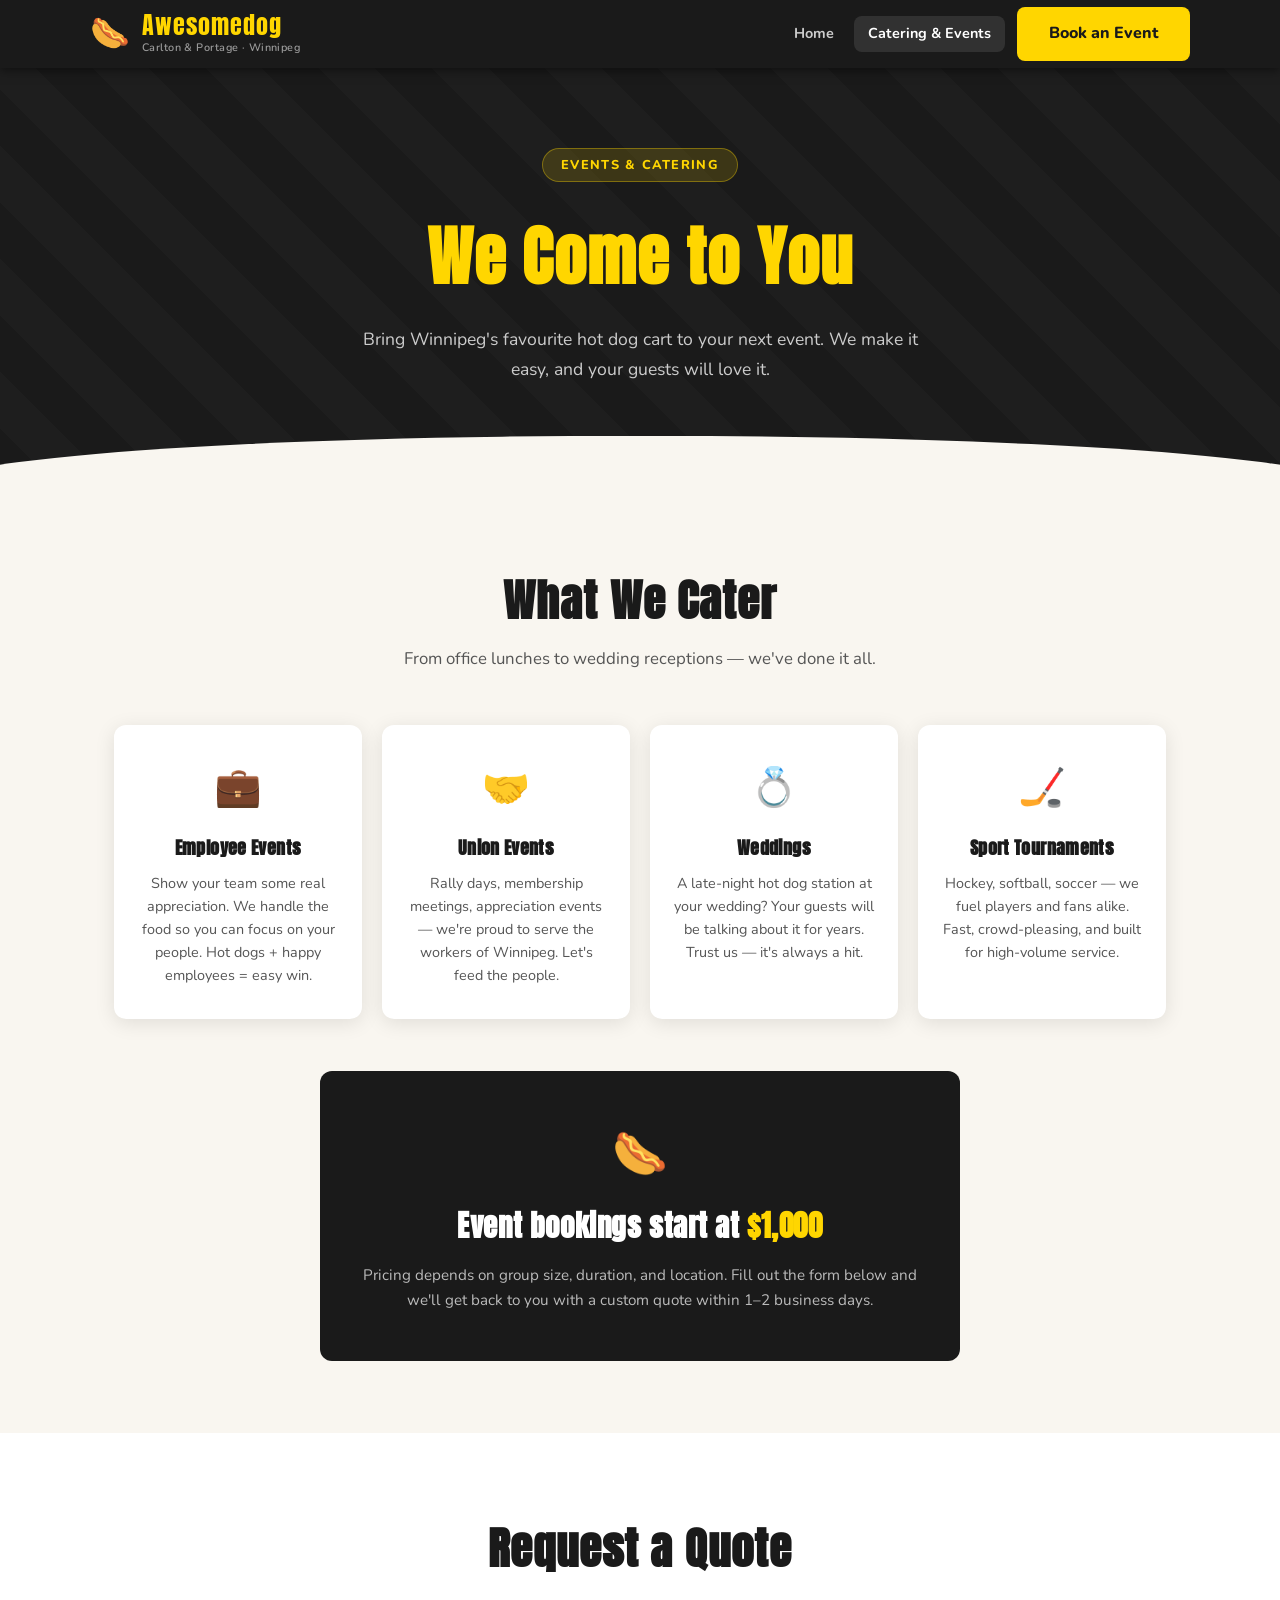
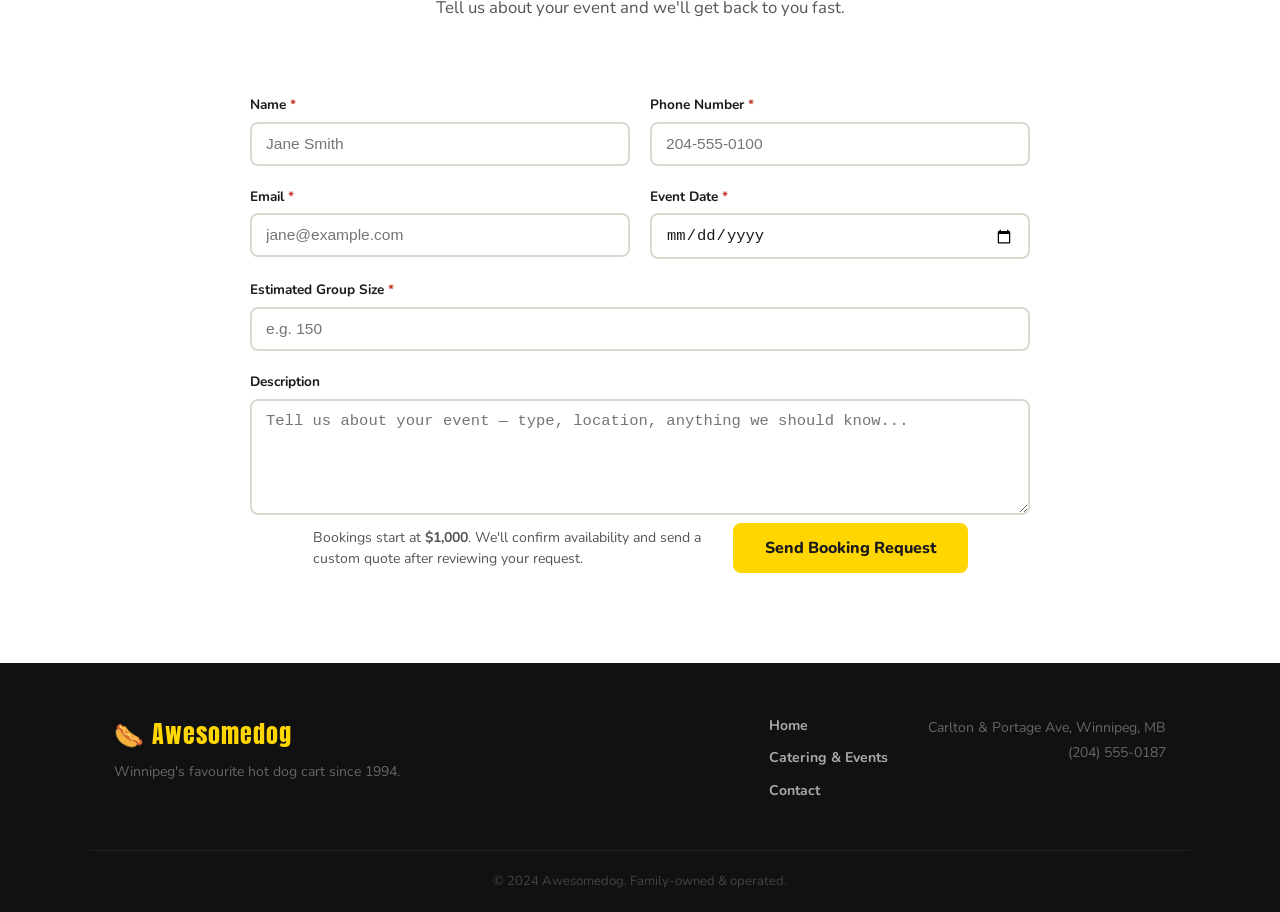
<file: catering.html>
<!DOCTYPE html>
<html lang="en">
<head>
  <meta charset="UTF-8" />
  <meta name="viewport" content="width=device-width, initial-scale=1.0" />
  <title>Catering &amp; Events – Awesomedog</title>
  <link rel="preconnect" href="https://fonts.googleapis.com" />
  <link rel="preconnect" href="https://fonts.gstatic.com" crossorigin />
  <link href="https://fonts.googleapis.com/css2?family=Anton&family=Nunito:wght@400;600;700;800&display=swap" rel="stylesheet" />
  <link rel="stylesheet" href="style.css" />
</head>
<body>

  <header>
    <div class="header-inner">
      <a href="index.html" class="logo">
        <span class="logo-icon">🌭</span>
        <div>
          <span class="logo-name">Awesomedog</span>
          <span class="logo-tag">Carlton &amp; Portage · Winnipeg</span>
        </div>
      </a>
      <nav>
        <a href="index.html">Home</a>
        <a href="catering.html" class="active">Catering &amp; Events</a>
        <a href="catering.html" class="btn btn-nav">Book an Event</a>
      </nav>
      <button class="nav-toggle" aria-label="Toggle menu" onclick="this.closest('header').classList.toggle('open')">&#9776;</button>
    </div>
  </header>

  <!-- Page Hero -->
  <section class="page-hero">
    <div class="container">
      <div class="hero-badge">Events &amp; Catering</div>
      <h1>We Come to You</h1>
      <p>Bring Winnipeg's favourite hot dog cart to your next event. We make it easy, and your guests will love it.</p>
    </div>
  </section>

  <!-- Event types -->
  <section class="catering-info">
    <div class="container">
      <div class="section-header">
        <h2>What We Cater</h2>
        <p>From office lunches to wedding receptions — we've done it all.</p>
      </div>
      <div class="info-grid">
        <div class="info-card">
          <div class="info-icon">💼</div>
          <h3>Employee Events</h3>
          <p>Show your team some real appreciation. We handle the food so you can focus on your people. Hot dogs + happy employees = easy win.</p>
        </div>
        <div class="info-card">
          <div class="info-icon">🤝</div>
          <h3>Union Events</h3>
          <p>Rally days, membership meetings, appreciation events — we're proud to serve the workers of Winnipeg. Let's feed the people.</p>
        </div>
        <div class="info-card">
          <div class="info-icon">💍</div>
          <h3>Weddings</h3>
          <p>A late-night hot dog station at your wedding? Your guests will be talking about it for years. Trust us — it's always a hit.</p>
        </div>
        <div class="info-card">
          <div class="info-icon">🏒</div>
          <h3>Sport Tournaments</h3>
          <p>Hockey, softball, soccer — we fuel players and fans alike. Fast, crowd-pleasing, and built for high-volume service.</p>
        </div>
      </div>

      <div class="pricing-callout">
        <div class="pricing-icon">🌭</div>
        <h3>Event bookings start at <span class="price">$1,000</span></h3>
        <p>Pricing depends on group size, duration, and location. Fill out the form below and we'll get back to you with a custom quote within 1–2 business days.</p>
      </div>
    </div>
  </section>

  <!-- Booking Form -->
  <section class="booking-form-section">
    <div class="container">
      <div class="section-header">
        <h2>Request a Quote</h2>
        <p>Tell us about your event and we'll get back to you fast.</p>
      </div>

      <form class="booking-form" id="bookingForm" onsubmit="handleSubmit(event)">

        <div class="form-row">
          <div class="form-group">
            <label for="name">Name <span class="required">*</span></label>
            <input type="text" id="name" name="name" required placeholder="Jane Smith" />
          </div>
          <div class="form-group">
            <label for="phone">Phone Number <span class="required">*</span></label>
            <input type="tel" id="phone" name="phone" required placeholder="204-555-0100" />
          </div>
        </div>

        <div class="form-row">
          <div class="form-group">
            <label for="email">Email <span class="required">*</span></label>
            <input type="email" id="email" name="email" required placeholder="jane@example.com" />
          </div>
          <div class="form-group">
            <label for="event-date">Event Date <span class="required">*</span></label>
            <input type="date" id="event-date" name="event-date" required />
          </div>
        </div>

        <div class="form-group">
          <label for="guests">Estimated Group Size <span class="required">*</span></label>
          <input type="number" id="guests" name="guests" required min="1" placeholder="e.g. 150" />
        </div>

        <div class="form-group">
          <label for="message">Description</label>
          <textarea id="message" name="message" rows="5" placeholder="Tell us about your event — type, location, anything we should know..."></textarea>
        </div>

        <div class="form-footer">
          <p class="form-note">Bookings start at <strong>$1,000</strong>. We'll confirm availability and send a custom quote after reviewing your request.</p>
          <button type="submit" class="btn">Send Booking Request</button>
        </div>

      </form>

      <div class="form-success" id="formSuccess" style="display:none;">
        <div class="success-icon">✅</div>
        <h3>Request Received!</h3>
        <p>Thanks for reaching out. We'll review your event details and get back to you within 1–2 business days.</p>
        <a href="index.html" class="btn">Back to Home</a>
      </div>

    </div>
  </section>

  <footer>
    <div class="container footer-inner">
      <div class="footer-brand">
        <span class="footer-logo">🌭 Awesomedog</span>
        <p>Winnipeg's favourite hot dog cart since 1994.</p>
      </div>
      <div class="footer-links">
        <a href="index.html">Home</a>
        <a href="catering.html">Catering &amp; Events</a>
        <a href="mailto:hello@awesomedog.ca">Contact</a>
      </div>
      <div class="footer-contact">
        <p>Carlton &amp; Portage Ave, Winnipeg, MB</p>
        <p>(204) 555-0187</p>
      </div>
    </div>
    <div class="footer-bottom">
      <p>&copy; 2024 Awesomedog. Family-owned &amp; operated.</p>
    </div>
  </footer>

  <script>
    function handleSubmit(e) {
      e.preventDefault();
      document.getElementById('bookingForm').style.display = 'none';
      document.getElementById('formSuccess').style.display = 'block';
      window.scrollTo({ top: document.getElementById('formSuccess').offsetTop - 80, behavior: 'smooth' });
    }
  </script>

</body>
</html>
</file>
<file: style.css>
/* ============================================
   Awesomedog – Stylesheet
   ============================================ */

*, *::before, *::after {
  box-sizing: border-box;
  margin: 0;
  padding: 0;
}

:root {
  --yellow: #FFD600;
  --yellow-dark: #F5C800;
  --yellow-light: #FFF8CC;
  --red: #C0392B;
  --red-dark: #A93226;
  --dark: #1A1A1A;
  --mid: #555555;
  --light: #F9F6F0;
  --white: #FFFFFF;
  --radius: 12px;
  --shadow: 0 4px 20px rgba(0,0,0,0.10);
  --shadow-hover: 0 8px 32px rgba(0,0,0,0.15);
}

body {
  font-family: 'Nunito', 'Segoe UI', system-ui, sans-serif;
  color: var(--dark);
  background: var(--white);
  line-height: 1.6;
}

h1, h2, h3 {
  font-family: 'Anton', 'Segoe UI', system-ui, sans-serif;
  letter-spacing: 0.02em;
}

a {
  color: var(--red);
  text-decoration: none;
}

a:hover {
  text-decoration: underline;
}

.container {
  max-width: 1100px;
  margin: 0 auto;
  padding: 0 24px;
}

/* ---- Section Headers ---- */

.section-header {
  text-align: center;
  margin-bottom: 52px;
}

.section-header h2 {
  font-size: clamp(2rem, 4vw, 2.8rem);
  color: var(--dark);
  margin-bottom: 10px;
}

.section-header p {
  font-size: 1.05rem;
  color: var(--mid);
}

.section-header.light h2 {
  color: var(--white);
}

.section-header.light p {
  color: rgba(255,255,255,0.75);
}

.section-eyebrow {
  font-family: 'Nunito', sans-serif;
  font-size: 0.78rem;
  font-weight: 800;
  text-transform: uppercase;
  letter-spacing: 0.12em;
  color: var(--red);
  margin-bottom: 12px;
}

/* ---- Header ---- */

header {
  background: var(--dark);
  color: var(--white);
  padding: 0 24px;
  position: sticky;
  top: 0;
  z-index: 100;
  box-shadow: 0 2px 10px rgba(0,0,0,0.5);
}

.header-inner {
  max-width: 1100px;
  margin: 0 auto;
  display: flex;
  align-items: center;
  justify-content: space-between;
  height: 68px;
  gap: 16px;
}

.logo {
  display: flex;
  align-items: center;
  gap: 12px;
  text-decoration: none;
}

.logo-icon {
  font-size: 2rem;
  line-height: 1;
}

.logo-name {
  display: block;
  font-family: 'Anton', sans-serif;
  font-size: 1.5rem;
  color: var(--yellow);
  letter-spacing: 0.04em;
  line-height: 1.1;
}

.logo-tag {
  display: block;
  font-size: 0.68rem;
  color: #999;
  letter-spacing: 0.04em;
  font-weight: 600;
}

nav {
  display: flex;
  align-items: center;
  gap: 6px;
}

nav a {
  color: #ccc;
  font-size: 0.9rem;
  font-weight: 700;
  padding: 6px 14px;
  border-radius: 8px;
  transition: background 0.15s, color 0.15s;
  text-decoration: none;
}

nav a:hover,
nav a.active {
  background: rgba(255,255,255,0.1);
  color: var(--white);
}

.btn-nav {
  background: var(--yellow) !important;
  color: var(--dark) !important;
  font-weight: 800 !important;
  margin-left: 6px;
}

.btn-nav:hover {
  background: var(--yellow-dark) !important;
}

.nav-toggle {
  display: none;
  background: none;
  border: none;
  color: var(--white);
  font-size: 1.5rem;
  cursor: pointer;
  padding: 6px;
}

/* ---- Buttons ---- */

.btn {
  display: inline-block;
  background: var(--yellow);
  color: var(--dark);
  font-family: 'Nunito', sans-serif;
  font-weight: 800;
  font-size: 1rem;
  padding: 14px 32px;
  border-radius: 8px;
  border: none;
  cursor: pointer;
  transition: background 0.15s, transform 0.1s, box-shadow 0.15s;
  text-decoration: none;
}

.btn:hover {
  background: var(--yellow-dark);
  transform: translateY(-2px);
  box-shadow: 0 6px 20px rgba(0,0,0,0.15);
  text-decoration: none;
}

.btn-outline {
  background: transparent;
  color: var(--white);
  border: 2.5px solid rgba(255,255,255,0.6);
}

.btn-outline:hover {
  background: rgba(255,255,255,0.12);
  border-color: var(--white);
  box-shadow: none;
}

.btn-light {
  background: var(--white);
  color: var(--dark);
}

.btn-light:hover {
  background: #f0f0f0;
}

/* ---- Hero ---- */

.hero {
  background: var(--red);
  background-image:
    repeating-linear-gradient(
      -45deg,
      transparent,
      transparent 40px,
      rgba(0,0,0,0.04) 40px,
      rgba(0,0,0,0.04) 80px
    );
  color: var(--white);
  padding: 100px 24px 120px;
  text-align: center;
  position: relative;
}

.hero::after {
  content: '';
  position: absolute;
  bottom: -1px;
  left: 0;
  right: 0;
  height: 60px;
  background: var(--white);
  clip-path: ellipse(55% 100% at 50% 100%);
}

.hero-inner {
  max-width: 700px;
  margin: 0 auto;
  position: relative;
  z-index: 1;
}

.hero-badge {
  display: inline-block;
  background: rgba(255,255,255,0.18);
  border: 1.5px solid rgba(255,255,255,0.35);
  color: var(--white);
  font-size: 0.8rem;
  font-weight: 800;
  letter-spacing: 0.1em;
  text-transform: uppercase;
  padding: 6px 18px;
  border-radius: 100px;
  margin-bottom: 24px;
}

.hero h1 {
  font-size: clamp(2.8rem, 7vw, 5rem);
  line-height: 1.05;
  margin-bottom: 20px;
  color: var(--white);
}

.hero p {
  font-size: 1.15rem;
  opacity: 0.92;
  margin-bottom: 36px;
  line-height: 1.7;
}

.hero-actions {
  display: flex;
  gap: 14px;
  justify-content: center;
  flex-wrap: wrap;
}

/* ---- Page Hero (catering) ---- */

.page-hero {
  background: var(--dark);
  background-image:
    repeating-linear-gradient(
      45deg,
      transparent,
      transparent 40px,
      rgba(255,255,255,0.02) 40px,
      rgba(255,255,255,0.02) 80px
    );
  color: var(--white);
  padding: 80px 24px 100px;
  text-align: center;
  position: relative;
}

.page-hero::after {
  content: '';
  position: absolute;
  bottom: -1px;
  left: 0;
  right: 0;
  height: 50px;
  background: var(--light);
  clip-path: ellipse(55% 100% at 50% 100%);
}

.page-hero .hero-badge {
  background: rgba(255,214,0,0.15);
  border-color: rgba(255,214,0,0.35);
  color: var(--yellow);
}

.page-hero h1 {
  font-size: clamp(2.4rem, 6vw, 4rem);
  color: var(--yellow);
  margin-bottom: 16px;
}

.page-hero p {
  font-size: 1.1rem;
  color: #ccc;
  max-width: 560px;
  margin: 0 auto;
  line-height: 1.7;
}

/* ---- Info Bar ---- */

.info-bar {
  background: var(--yellow);
  padding: 0;
}

.info-bar-inner {
  max-width: 1100px;
  margin: 0 auto;
  padding: 0 24px;
  display: flex;
  align-items: center;
  justify-content: center;
  gap: 0;
  flex-wrap: wrap;
}

.info-item {
  display: flex;
  align-items: center;
  gap: 8px;
  font-size: 0.88rem;
  font-weight: 700;
  color: var(--dark);
  padding: 14px 24px;
}

.info-icon {
  font-size: 1rem;
}

.info-divider {
  width: 1px;
  height: 24px;
  background: rgba(0,0,0,0.15);
}

/* ---- Menu ---- */

.menu-section {
  padding: 90px 0 80px;
  background: var(--white);
}

.menu-list {
  max-width: 540px;
  margin: 0 auto 28px;
}

.menu-row {
  display: flex;
  justify-content: space-between;
  align-items: baseline;
  gap: 16px;
  padding: 14px 0;
  border-bottom: 1px solid #EAE5DD;
  font-size: 1.05rem;
  font-weight: 700;
  color: var(--dark);
}

.menu-row:first-child {
  border-top: 1px solid #EAE5DD;
}

.menu-row.addon-row {
  color: var(--mid);
  font-weight: 600;
  font-size: 0.95rem;
}

.menu-item-price {
  font-family: 'Anton', sans-serif;
  font-size: 1.1rem;
  color: var(--red);
  white-space: nowrap;
  letter-spacing: 0.02em;
}

.menu-row.addon-row .menu-item-price {
  color: var(--mid);
  font-family: 'Nunito', sans-serif;
  font-size: 0.95rem;
  font-weight: 700;
}

.menu-note {
  text-align: center;
  font-size: 0.85rem;
  color: #999;
  margin-top: 8px;
}

/* ---- Story ---- */

.story {
  padding: 80px 24px;
  background: var(--light);
}

.story-inner {
  display: flex;
  align-items: center;
  gap: 72px;
}

.story-text {
  flex: 1;
}

.story-text h2 {
  font-size: clamp(2rem, 4vw, 2.8rem);
  line-height: 1.1;
  margin-bottom: 20px;
  color: var(--dark);
}

.story-text p {
  color: var(--mid);
  margin-bottom: 18px;
  font-size: 1rem;
  line-height: 1.75;
}

.story-text .btn {
  margin-top: 8px;
}

.story-visual {
  flex-shrink: 0;
}

.story-photo-wrap {
  position: relative;
  width: 380px;
  max-width: 100%;
}

.story-photo {
  width: 100%;
  border-radius: 16px;
  display: block;
  box-shadow: 0 12px 40px rgba(0,0,0,0.18);
  object-fit: cover;
}

.story-photo-badge {
  position: absolute;
  bottom: -20px;
  right: -20px;
  width: 110px;
  height: 110px;
  background: var(--red);
  border-radius: 50%;
  display: flex;
  flex-direction: column;
  align-items: center;
  justify-content: center;
  color: var(--white);
  text-align: center;
  box-shadow: 0 8px 24px rgba(192,57,43,0.4);
  border: 4px solid var(--white);
}

.years-number {
  font-family: 'Anton', sans-serif;
  font-size: 1.8rem;
  line-height: 1;
}

.years-label {
  font-size: 0.6rem;
  font-weight: 700;
  opacity: 0.9;
  margin-top: 4px;
  line-height: 1.3;
}

/* ---- Find Us ---- */

.find-us {
  background: var(--dark);
  padding: 80px 24px;
}

.find-grid {
  display: grid;
  grid-template-columns: repeat(auto-fit, minmax(240px, 1fr));
  gap: 24px;
}

.find-card {
  background: rgba(255,255,255,0.06);
  border: 1px solid rgba(255,255,255,0.1);
  border-radius: var(--radius);
  padding: 32px 24px;
  text-align: center;
  color: var(--white);
}

.find-icon {
  font-size: 2.4rem;
  margin-bottom: 14px;
}

.find-card h3 {
  font-size: 1.1rem;
  color: var(--yellow);
  margin-bottom: 10px;
}

.find-card p {
  font-size: 0.92rem;
  color: #bbb;
  line-height: 1.65;
}

.find-card em {
  color: #888;
}

.find-card a {
  color: var(--yellow);
}

.find-card a:hover {
  color: var(--white);
}

/* ---- Events CTA ---- */

.events-cta {
  background: var(--yellow);
  padding: 60px 24px;
}

.events-cta-inner {
  display: flex;
  align-items: center;
  justify-content: space-between;
  gap: 32px;
  flex-wrap: wrap;
}

.events-cta h2 {
  font-size: clamp(1.8rem, 3vw, 2.4rem);
  color: var(--dark);
  margin-bottom: 8px;
}

.events-cta p {
  color: var(--mid);
  font-size: 1rem;
}

/* ---- Catering Info ---- */

.catering-info {
  padding: 80px 0 72px;
  background: var(--light);
}

.info-grid {
  display: grid;
  grid-template-columns: repeat(auto-fit, minmax(230px, 1fr));
  gap: 20px;
  margin-bottom: 52px;
}

.info-card {
  background: var(--white);
  border-radius: var(--radius);
  padding: 32px 24px;
  box-shadow: var(--shadow);
  text-align: center;
  transition: transform 0.15s, box-shadow 0.15s;
}

.info-card:hover {
  transform: translateY(-3px);
  box-shadow: var(--shadow-hover);
}

.info-icon {
  font-size: 2.4rem;
  margin-bottom: 14px;
}

.info-card h3 {
  font-size: 1.15rem;
  margin-bottom: 10px;
}

.info-card p {
  font-size: 0.9rem;
  color: var(--mid);
  line-height: 1.6;
}

.pricing-callout {
  background: var(--dark);
  color: var(--white);
  border-radius: var(--radius);
  padding: 48px 40px;
  text-align: center;
  max-width: 640px;
  margin: 0 auto;
}

.pricing-icon {
  font-size: 2.8rem;
  margin-bottom: 12px;
}

.pricing-callout h3 {
  font-size: 1.8rem;
  margin-bottom: 14px;
}

.pricing-callout .price {
  color: var(--yellow);
}

.pricing-callout p {
  color: #bbb;
  font-size: 0.95rem;
  line-height: 1.65;
}

/* ---- Booking Form ---- */

.booking-form-section {
  padding: 80px 0 90px;
  background: var(--white);
}

.booking-form {
  max-width: 780px;
  margin: 0 auto;
  display: flex;
  flex-direction: column;
  gap: 0;
}

fieldset {
  border: 2px solid #EAE5DD;
  border-radius: var(--radius);
  padding: 28px 32px 24px;
  margin-bottom: 28px;
}

legend {
  font-family: 'Nunito', sans-serif;
  font-weight: 800;
  font-size: 0.82rem;
  color: var(--mid);
  padding: 0 8px;
  text-transform: uppercase;
  letter-spacing: 0.08em;
}

.form-row {
  display: grid;
  grid-template-columns: 1fr 1fr;
  gap: 20px;
}

.form-group {
  display: flex;
  flex-direction: column;
  gap: 6px;
  margin-top: 20px;
}

.form-group.full-width {
  grid-column: 1 / -1;
}

label {
  font-size: 0.85rem;
  font-weight: 700;
  color: var(--dark);
}

.required {
  color: var(--red);
}

input,
select,
textarea {
  font-family: 'Nunito', inherit;
  font-size: 0.97rem;
  padding: 11px 14px;
  border: 2px solid #DDD8D0;
  border-radius: 8px;
  background: var(--white);
  color: var(--dark);
  transition: border-color 0.15s, box-shadow 0.15s;
  outline: none;
  width: 100%;
}

input:focus,
select:focus,
textarea:focus {
  border-color: var(--red);
  box-shadow: 0 0 0 3px rgba(192,57,43,0.1);
}

textarea {
  resize: vertical;
}

.form-footer {
  display: flex;
  align-items: center;
  justify-content: space-between;
  gap: 20px;
  flex-wrap: wrap;
  max-width: 780px;
  margin: 0 auto;
  padding-top: 8px;
}

.form-note {
  font-size: 0.88rem;
  color: var(--mid);
  max-width: 400px;
  line-height: 1.5;
}

/* ---- Success State ---- */

.form-success {
  max-width: 500px;
  margin: 0 auto;
  text-align: center;
  padding: 60px 24px;
}

.success-icon {
  font-size: 3.5rem;
  margin-bottom: 20px;
}

.form-success h3 {
  font-size: 2rem;
  margin-bottom: 12px;
}

.form-success p {
  color: var(--mid);
  margin-bottom: 28px;
  font-size: 1rem;
  line-height: 1.65;
}

/* ---- Footer ---- */

footer {
  background: #111;
  color: #888;
  padding: 52px 24px 0;
  font-size: 0.9rem;
}

.footer-inner {
  display: grid;
  grid-template-columns: 1fr auto auto;
  gap: 40px;
  align-items: start;
  padding-bottom: 48px;
  border-bottom: 1px solid #222;
}

.footer-brand .footer-logo {
  display: block;
  font-family: 'Anton', sans-serif;
  font-size: 1.5rem;
  color: var(--yellow);
  letter-spacing: 0.04em;
  margin-bottom: 8px;
}

.footer-brand p {
  color: #666;
  font-size: 0.88rem;
  line-height: 1.6;
}

.footer-links {
  display: flex;
  flex-direction: column;
  gap: 10px;
}

.footer-links a {
  color: #aaa;
  font-weight: 700;
  font-size: 0.88rem;
}

.footer-links a:hover {
  color: var(--yellow);
  text-decoration: none;
}

.footer-contact {
  color: #666;
  font-size: 0.88rem;
  line-height: 1.8;
  text-align: right;
}

.footer-bottom {
  text-align: center;
  padding: 20px;
  color: #444;
  font-size: 0.82rem;
}

/* ---- Responsive ---- */

@media (max-width: 768px) {
  .header-inner {
    flex-wrap: wrap;
    height: auto;
    padding: 12px 0;
  }

  nav {
    display: none;
    width: 100%;
    flex-direction: column;
    gap: 4px;
    padding-bottom: 12px;
  }

  header.open nav {
    display: flex;
  }

  nav a, .btn-nav {
    width: 100%;
    text-align: center;
    margin: 0 !important;
  }

  .nav-toggle {
    display: block;
  }

  .logo-tag {
    display: none;
  }

  .hero {
    padding: 72px 24px 100px;
  }

  .info-bar-inner {
    flex-direction: column;
    gap: 0;
    padding: 0;
  }

  .info-item {
    padding: 10px 24px;
    width: 100%;
    justify-content: center;
    border-bottom: 1px solid rgba(0,0,0,0.1);
  }

  .info-divider {
    display: none;
  }

  .story-inner {
    flex-direction: column;
    gap: 52px;
    text-align: center;
  }

  .story-photo-wrap {
    width: 100%;
  }

  .story-photo-badge {
    right: 12px;
    bottom: -16px;
  }

  .form-row {
    grid-template-columns: 1fr;
  }

  .form-footer {
    flex-direction: column;
    align-items: flex-start;
  }

  fieldset {
    padding: 20px 16px;
  }

  .footer-inner {
    grid-template-columns: 1fr;
    gap: 28px;
  }

  .footer-contact {
    text-align: left;
  }

  .events-cta-inner {
    flex-direction: column;
    text-align: center;
  }
}

@media (max-width: 480px) {
  .menu-grid {
    grid-template-columns: 1fr;
  }

  .find-grid {
    grid-template-columns: 1fr;
  }
}
</file>
